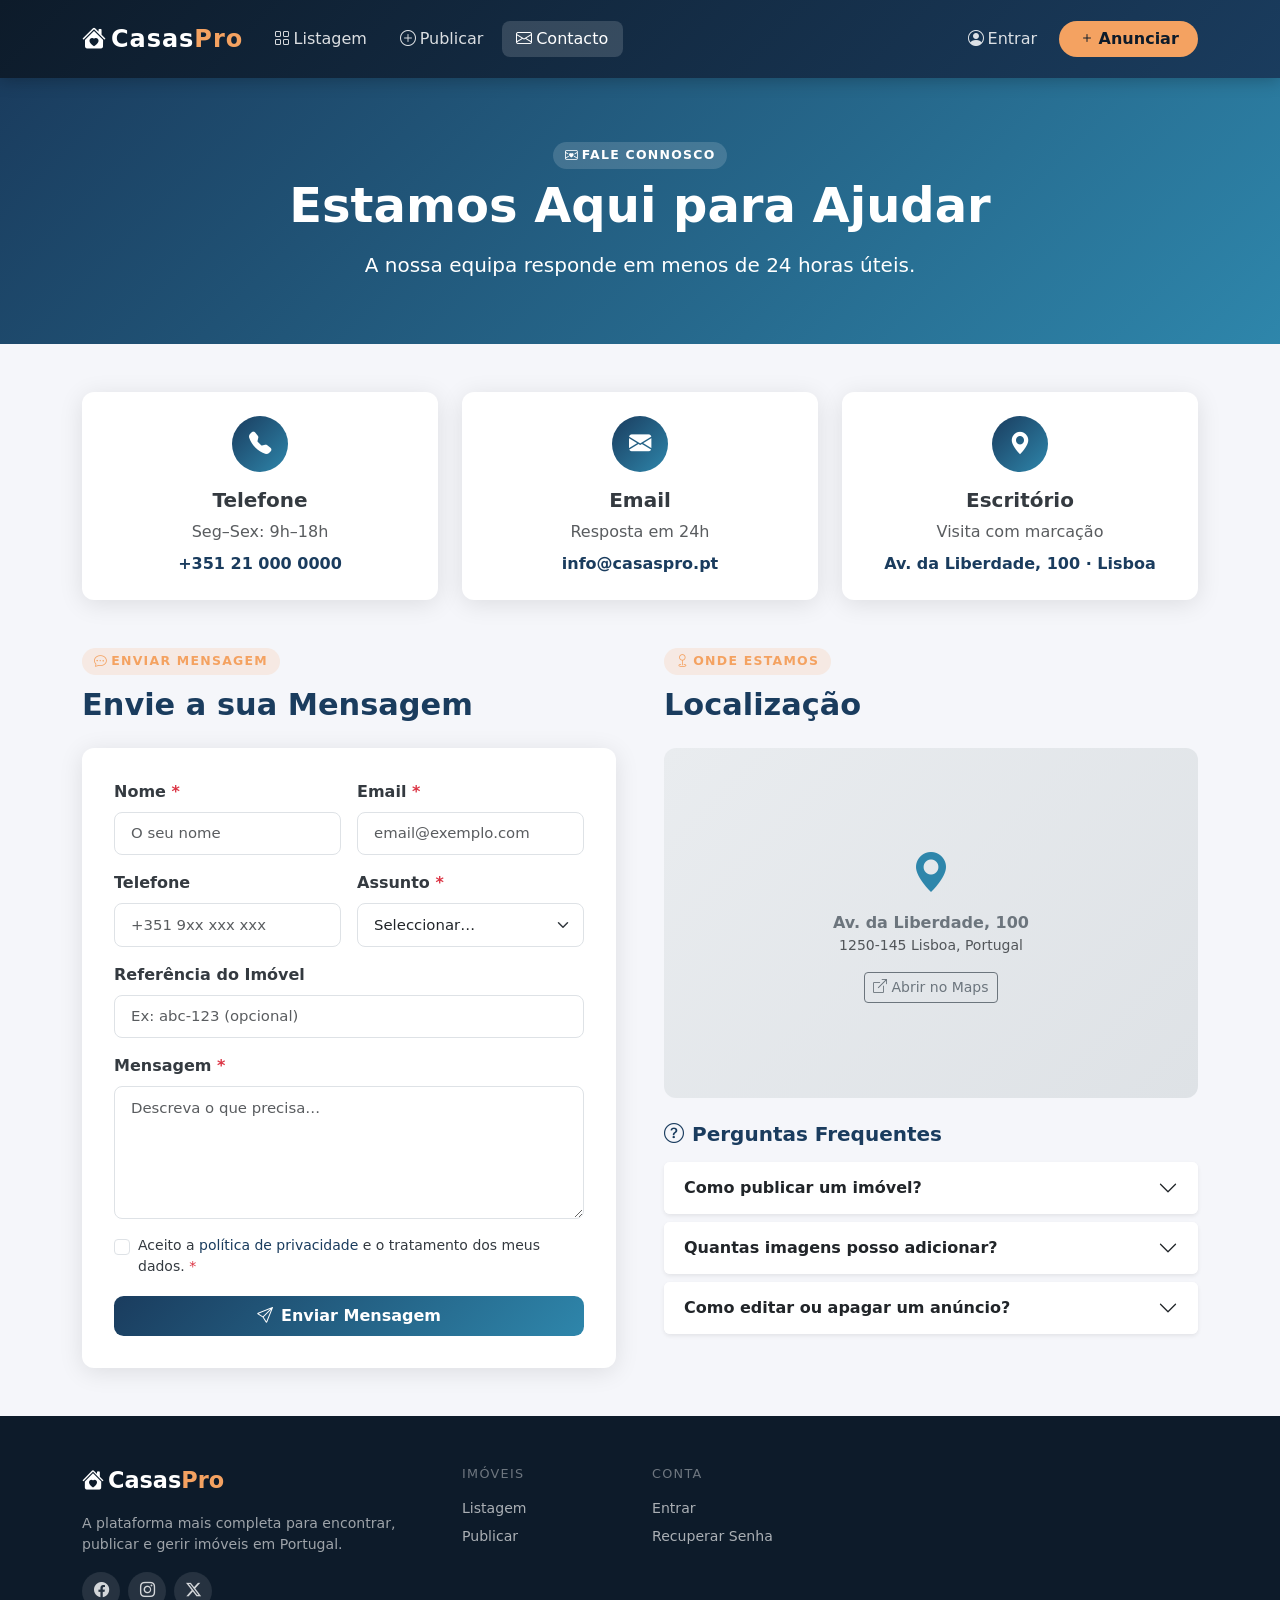
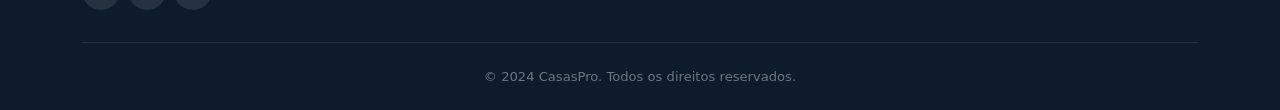
<file: pages/contact.html>
<!DOCTYPE html>
<html lang="pt" data-bs-theme="light">
<head>
  <meta charset="UTF-8">
  <meta name="viewport" content="width=device-width, initial-scale=1.0">
  <title>CasasPro – Contacto</title>
  <link href="https://cdn.jsdelivr.net/npm/bootstrap@5.3.3/dist/css/bootstrap.min.css" rel="stylesheet">
  <link href="https://cdn.jsdelivr.net/npm/bootstrap-icons@1.11.3/font/bootstrap-icons.min.css" rel="stylesheet">
  <link href="../css/custom.css" rel="stylesheet">
</head>
<body>

<!-- NAVBAR -->
<nav class="navbar navbar-expand-lg navbar-main sticky-top">
  <div class="container">
    <a class="navbar-brand navbar-brand-logo" href="../index.html">
      <i class="bi bi-house-heart-fill me-1"></i>Casas<span>Pro</span>
    </a>
    <button class="navbar-toggler border-0 text-white" type="button" data-bs-toggle="collapse" data-bs-target="#mainNav">
      <i class="bi bi-list fs-4"></i>
    </button>
    <div class="collapse navbar-collapse" id="mainNav">
      <ul class="navbar-nav me-auto mb-2 mb-lg-0 gap-1">
        <li class="nav-item"><a class="nav-link nav-link-custom" href="../index.html"><i class="bi bi-grid me-1"></i>Listagem</a></li>
        <li class="nav-item"><a class="nav-link nav-link-custom" href="house/create.html"><i class="bi bi-plus-circle me-1"></i>Publicar</a></li>
        <li class="nav-item"><a class="nav-link nav-link-custom active" href="contact.html"><i class="bi bi-envelope me-1"></i>Contacto</a></li>
      </ul>
      <div class="d-flex align-items-center gap-2">
        <a href="auth/login.html" class="nav-link nav-link-custom"><i class="bi bi-person-circle me-1"></i>Entrar</a>
        <a href="house/create.html" class="nav-link btn-nav-cta px-3"><i class="bi bi-plus me-1"></i>Anunciar</a>
      </div>
    </div>
  </div>
</nav>

<!-- HERO -->
<div class="contact-hero">
  <div class="container text-center">
    <p class="section-badge" style="background:rgba(255,255,255,.15);color:#fff">
      <i class="bi bi-envelope-heart me-1"></i>Fale Connosco
    </p>
    <h1 class="display-5 fw-bold mb-3">Estamos Aqui para Ajudar</h1>
    <p class="lead opacity-80 mb-0">A nossa equipa responde em menos de 24 horas úteis.</p>
  </div>
</div>

<!-- CONTACT INFO CARDS -->
<section class="py-5">
  <div class="container">
    <div class="row g-4 mb-5">
      <div class="col-md-4">
        <div class="contact-info-card text-center">
          <div class="contact-icon mx-auto"><i class="bi bi-telephone-fill"></i></div>
          <h5 class="fw-bold">Telefone</h5>
          <p class="text-muted mb-2">Seg–Sex: 9h–18h</p>
          <a href="tel:+351210000000" class="fw-semibold text-primary-cp">+351 21 000 0000</a>
        </div>
      </div>
      <div class="col-md-4">
        <div class="contact-info-card text-center">
          <div class="contact-icon mx-auto"><i class="bi bi-envelope-fill"></i></div>
          <h5 class="fw-bold">Email</h5>
          <p class="text-muted mb-2">Resposta em 24h</p>
          <a href="mailto:info@casaspro.pt" class="fw-semibold text-primary-cp">info@casaspro.pt</a>
        </div>
      </div>
      <div class="col-md-4">
        <div class="contact-info-card text-center">
          <div class="contact-icon mx-auto"><i class="bi bi-geo-alt-fill"></i></div>
          <h5 class="fw-bold">Escritório</h5>
          <p class="text-muted mb-2">Visita com marcação</p>
          <span class="fw-semibold text-primary-cp">Av. da Liberdade, 100 · Lisboa</span>
        </div>
      </div>
    </div>

    <!-- CONTACT FORM + MAP -->
    <div class="row g-5 align-items-start">

      <!-- Form -->
      <div class="col-lg-6">
        <span class="section-badge"><i class="bi bi-chat-dots me-1"></i>Enviar Mensagem</span>
        <h2 class="section-title mt-1 mb-4">Envie a sua Mensagem</h2>

        <div class="form-card">
          <form id="contactForm" novalidate>
            <div class="row g-3">
              <div class="col-md-6">
                <label class="form-label fw-semibold">Nome <span class="text-danger">*</span></label>
                <input type="text" class="form-control" name="name" placeholder="O seu nome" required>
                <div class="invalid-feedback">Campo Nome é obrigatório.</div>
              </div>
              <div class="col-md-6">
                <label class="form-label fw-semibold">Email <span class="text-danger">*</span></label>
                <input type="email" class="form-control" name="email" placeholder="email@exemplo.com" required>
                <div class="invalid-feedback">Email inválido.</div>
              </div>
              <div class="col-md-6">
                <label class="form-label fw-semibold">Telefone</label>
                <input type="tel" class="form-control" name="phone" placeholder="+351 9xx xxx xxx">
              </div>
              <div class="col-md-6">
                <label class="form-label fw-semibold">Assunto <span class="text-danger">*</span></label>
                <select class="form-select" name="subject" required>
                  <option value="">Seleccionar…</option>
                  <option>Informação sobre imóvel</option>
                  <option>Agendar visita</option>
                  <option>Publicar anúncio</option>
                  <option>Suporte técnico</option>
                  <option>Outro</option>
                </select>
                <div class="invalid-feedback">Seleccione um assunto.</div>
              </div>
              <div class="col-12">
                <label class="form-label fw-semibold">Referência do Imóvel</label>
                <input type="text" class="form-control" name="property_ref" placeholder="Ex: abc-123 (opcional)">
              </div>
              <div class="col-12">
                <label class="form-label fw-semibold">Mensagem <span class="text-danger">*</span></label>
                <textarea class="form-control" name="message" rows="5" placeholder="Descreva o que precisa…" required minlength="20"></textarea>
                <div class="invalid-feedback">A mensagem precisa de ter pelo menos 20 caracteres.</div>
              </div>
              <div class="col-12">
                <div class="form-check">
                  <input class="form-check-input" type="checkbox" id="privacyCheck" required>
                  <label class="form-check-label small" for="privacyCheck">
                    Aceito a <a href="#" class="text-primary-cp">política de privacidade</a> e o tratamento dos meus dados. <span class="text-danger">*</span>
                  </label>
                  <div class="invalid-feedback">Deve aceitar a política de privacidade.</div>
                </div>
              </div>
              <div class="col-12">
                <button type="submit" class="btn btn-primary-cp px-5 py-2 fw-bold w-100">
                  <i class="bi bi-send me-2"></i>Enviar Mensagem
                </button>
              </div>
            </div>
          </form>
        </div>
      </div>

      <!-- Map + FAQ -->
      <div class="col-lg-6">
        <span class="section-badge"><i class="bi bi-geo me-1"></i>Onde Estamos</span>
        <h2 class="section-title mt-1 mb-4">Localização</h2>
        <div class="map-placeholder mb-4">
          <div class="text-center">
            <i class="bi bi-geo-alt-fill text-secondary-cp fs-1 d-block mb-2"></i>
            <div class="fw-semibold">Av. da Liberdade, 100</div>
            <div class="text-muted small">1250-145 Lisboa, Portugal</div>
            <a href="https://maps.google.com" target="_blank" rel="noopener" class="btn btn-sm btn-outline-secondary mt-3">
              <i class="bi bi-box-arrow-up-right me-1"></i>Abrir no Maps
            </a>
          </div>
        </div>

        <!-- FAQ accordion -->
        <h5 class="fw-bold text-primary-cp mb-3"><i class="bi bi-question-circle me-2"></i>Perguntas Frequentes</h5>
        <div class="accordion" id="faqAccordion">
          <div class="accordion-item border-0 mb-2 rounded shadow-sm">
            <h2 class="accordion-header">
              <button class="accordion-button collapsed rounded fw-semibold" type="button" data-bs-toggle="collapse" data-bs-target="#faq1">
                Como publicar um imóvel?
              </button>
            </h2>
            <div id="faq1" class="accordion-collapse collapse" data-bs-parent="#faqAccordion">
              <div class="accordion-body text-muted">
                Aceda a <a href="house/create.html" class="text-primary-cp">Publicar Imóvel</a>, preencha o formulário e carregue as fotos. O seu anúncio ficará activo imediatamente.
              </div>
            </div>
          </div>
          <div class="accordion-item border-0 mb-2 rounded shadow-sm">
            <h2 class="accordion-header">
              <button class="accordion-button collapsed rounded fw-semibold" type="button" data-bs-toggle="collapse" data-bs-target="#faq2">
                Quantas imagens posso adicionar?
              </button>
            </h2>
            <div id="faq2" class="accordion-collapse collapse" data-bs-parent="#faqAccordion">
              <div class="accordion-body text-muted">
                Pode adicionar até <strong>10 imagens</strong> por imóvel, nos formatos PNG, JPG e WEBP.
              </div>
            </div>
          </div>
          <div class="accordion-item border-0 rounded shadow-sm">
            <h2 class="accordion-header">
              <button class="accordion-button collapsed rounded fw-semibold" type="button" data-bs-toggle="collapse" data-bs-target="#faq3">
                Como editar ou apagar um anúncio?
              </button>
            </h2>
            <div id="faq3" class="accordion-collapse collapse" data-bs-parent="#faqAccordion">
              <div class="accordion-body text-muted">
                Aceda ao detalhe do imóvel e clique em <strong>Editar</strong>. Para apagar, utilize o botão <strong>Eliminar</strong> na página de edição.
              </div>
            </div>
          </div>
        </div>
      </div>

    </div>
  </div>
</section>

<!-- FOOTER -->
<footer class="footer-main">
  <div class="container">
    <div class="row g-4">
      <div class="col-lg-4">
        <div class="footer-brand mb-3"><i class="bi bi-house-heart-fill me-1"></i>Casas<span>Pro</span></div>
        <p style="font-size:.88rem; color:rgba(255,255,255,.6)">A plataforma mais completa para encontrar, publicar e gerir imóveis em Portugal.</p>
        <div class="d-flex gap-2 mt-3">
          <a href="#" class="social-btn"><i class="bi bi-facebook"></i></a>
          <a href="#" class="social-btn"><i class="bi bi-instagram"></i></a>
          <a href="#" class="social-btn"><i class="bi bi-twitter-x"></i></a>
        </div>
      </div>
      <div class="col-6 col-lg-2">
        <div class="footer-title">Imóveis</div>
        <a href="../index.html" class="footer-link">Listagem</a>
        <a href="house/create.html" class="footer-link">Publicar</a>
      </div>
      <div class="col-6 col-lg-2">
        <div class="footer-title">Conta</div>
        <a href="auth/login.html" class="footer-link">Entrar</a>
        <a href="auth/reset-password.html" class="footer-link">Recuperar Senha</a>
      </div>
    </div>
    <div class="footer-bottom text-center">&copy; 2024 CasasPro. Todos os direitos reservados.</div>
  </div>
</footer>

<button id="backToTop" class="btn btn-primary-cp btn-sm position-fixed" style="bottom:1.5rem;right:1.5rem;opacity:0;z-index:999;border-radius:50%;width:42px;height:42px;transition:opacity .3s">
  <i class="bi bi-chevron-up"></i>
</button>
<div id="toastContainer" class="toast-container-cp"></div>

<script src="https://cdn.jsdelivr.net/npm/bootstrap@5.3.3/dist/js/bootstrap.bundle.min.js"></script>
<script src="../js/app.js"></script>
</body>
</html>
</file>
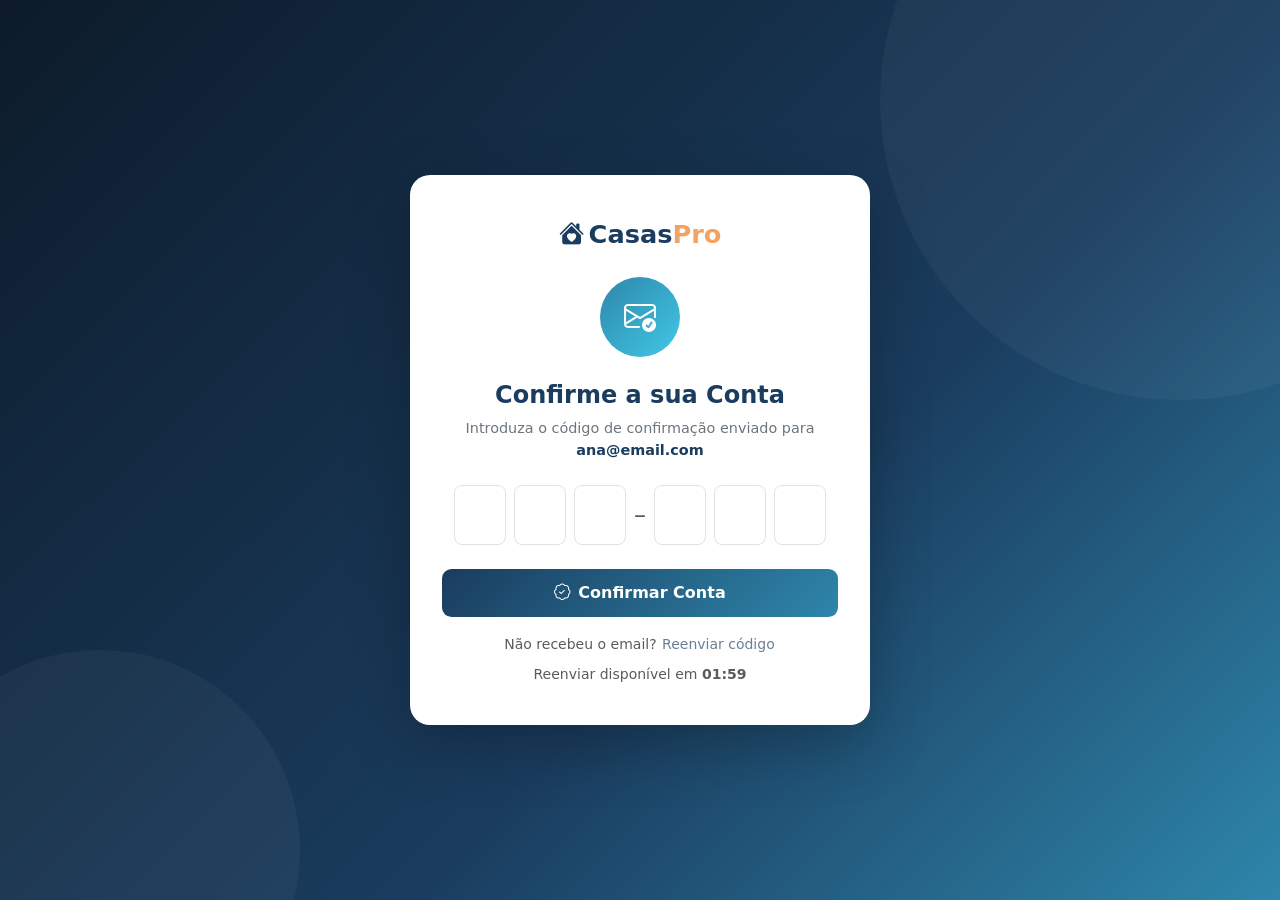
<file: pages/auth/confirm.html>
<!DOCTYPE html>
<html lang="pt" data-bs-theme="light">
<head>
  <meta charset="UTF-8">
  <meta name="viewport" content="width=device-width, initial-scale=1.0">
  <title>CasasPro – Confirmar Conta</title>
  <link href="https://cdn.jsdelivr.net/npm/bootstrap@5.3.3/dist/css/bootstrap.min.css" rel="stylesheet">
  <link href="https://cdn.jsdelivr.net/npm/bootstrap-icons@1.11.3/font/bootstrap-icons.min.css" rel="stylesheet">
  <link href="../../css/custom.css" rel="stylesheet">
</head>
<body>

<div class="auth-wrapper">
  <div class="auth-card text-center animate-fade-up" style="max-width:460px">

    <!-- Logo -->
    <div class="auth-logo mb-4">
      <a href="../../index.html" class="text-decoration-none">
        <i class="bi bi-house-heart-fill me-1"></i>Casas<span>Pro</span>
      </a>
    </div>

    <!-- Icon + states (pending / success) -->
    <div id="pendingState">
      <div class="mb-4">
        <div class="mx-auto rounded-circle d-flex align-items-center justify-content-center"
             style="width:80px;height:80px;background:linear-gradient(135deg,var(--cp-secondary),#40c9e6)">
          <i class="bi bi-envelope-check text-white fs-2"></i>
        </div>
      </div>

      <h2 class="auth-title mb-2">Confirme a sua Conta</h2>
      <p class="auth-subtitle mb-4">
        Introduza o código de confirmação enviado para<br>
        <strong class="text-primary-cp">ana@email.com</strong>
      </p>

      <form id="confirmForm" novalidate>
        <!-- OTP inputs -->
        <div class="d-flex justify-content-center gap-2 mb-4">
          <input type="text" class="form-control text-center fw-bold fs-4 otp-input" maxlength="1" style="width:52px;height:60px" required>
          <input type="text" class="form-control text-center fw-bold fs-4 otp-input" maxlength="1" style="width:52px;height:60px" required>
          <input type="text" class="form-control text-center fw-bold fs-4 otp-input" maxlength="1" style="width:52px;height:60px" required>
          <span class="d-flex align-items-center text-muted fs-4">–</span>
          <input type="text" class="form-control text-center fw-bold fs-4 otp-input" maxlength="1" style="width:52px;height:60px" required>
          <input type="text" class="form-control text-center fw-bold fs-4 otp-input" maxlength="1" style="width:52px;height:60px" required>
          <input type="text" class="form-control text-center fw-bold fs-4 otp-input" maxlength="1" style="width:52px;height:60px" required>
        </div>

        <!-- Hidden token field (for server submission) -->
        <input type="hidden" id="otpToken" name="token">

        <button type="submit" class="btn-auth mb-3">
          <i class="bi bi-patch-check me-2"></i>Confirmar Conta
        </button>
      </form>

      <p class="text-muted small mb-0">
        Não recebeu o email?
        <button id="resendBtn" class="btn btn-link btn-sm text-primary-cp text-decoration-none p-0">Reenviar código</button>
      </p>

      <!-- Countdown timer -->
      <div class="mt-2 text-muted small">
        Reenviar disponível em <span id="countdown" class="fw-semibold">02:00</span>
      </div>
    </div>

    <!-- SUCCESS STATE (hidden initially) -->
    <div id="successState" class="d-none">
      <div class="mb-4">
        <div class="mx-auto rounded-circle d-flex align-items-center justify-content-center"
             style="width:80px;height:80px;background:linear-gradient(135deg,#28a745,#20c997)">
          <i class="bi bi-check-circle text-white fs-2"></i>
        </div>
      </div>
      <h2 class="auth-title mb-2 text-success">Conta Confirmada!</h2>
      <p class="auth-subtitle mb-4">
        A sua conta foi verificada com sucesso.<br>
        Será redirecionado em breve…
      </p>
      <div class="progress mb-3" style="height:6px">
        <div class="progress-bar bg-success" id="redirectProgress" style="width:0%;transition:width 3s linear"></div>
      </div>
      <a href="../../index.html" class="btn btn-primary-cp px-4">
        <i class="bi bi-house me-1"></i>Ir para o Início
      </a>
    </div>

  </div>
</div>

<div id="toastContainer" class="toast-container-cp"></div>
<script src="https://cdn.jsdelivr.net/npm/bootstrap@5.3.3/dist/js/bootstrap.bundle.min.js"></script>
<script src="../../js/app.js"></script>
<script>
/* OTP auto-advance */
const inputs = document.querySelectorAll('.otp-input');
inputs.forEach((inp, i) => {
  inp.addEventListener('input', () => {
    inp.value = inp.value.replace(/\D/, '');
    if (inp.value && i < inputs.length - 1) inputs[i + 1].focus();
    document.getElementById('otpToken').value = [...inputs].map(x => x.value).join('');
  });
  inp.addEventListener('keydown', e => {
    if (e.key === 'Backspace' && !inp.value && i > 0) inputs[i - 1].focus();
  });
});

/* Countdown timer (2 min) */
let seconds = 120;
const countdownEl = document.getElementById('countdown');
const resendBtn   = document.getElementById('resendBtn');
resendBtn.disabled = true;

const timer = setInterval(() => {
  seconds--;
  const m = String(Math.floor(seconds / 60)).padStart(2, '0');
  const s = String(seconds % 60).padStart(2, '0');
  countdownEl.textContent = `${m}:${s}`;
  if (seconds <= 0) {
    clearInterval(timer);
    resendBtn.disabled = false;
    countdownEl.textContent = '';
  }
}, 1000);

resendBtn.addEventListener('click', () => {
  showToast('Código reenviado para o seu email!', 'info');
  resendBtn.disabled = true;
  seconds = 120;
});

/* Form confirm */
document.getElementById('confirmForm').addEventListener('submit', e => {
  e.preventDefault();
  const token = [...inputs].map(x => x.value).join('');
  if (token.length < 6) {
    showToast('Introduza o código completo (6 dígitos).', 'warning');
    return;
  }
  document.getElementById('pendingState').classList.add('d-none');
  document.getElementById('successState').classList.remove('d-none');
  setTimeout(() => {
    document.getElementById('redirectProgress').style.width = '100%';
  }, 50);
  setTimeout(() => { window.location.href = '../../index.html'; }, 3500);
});
</script>
</body>
</html>
</file>
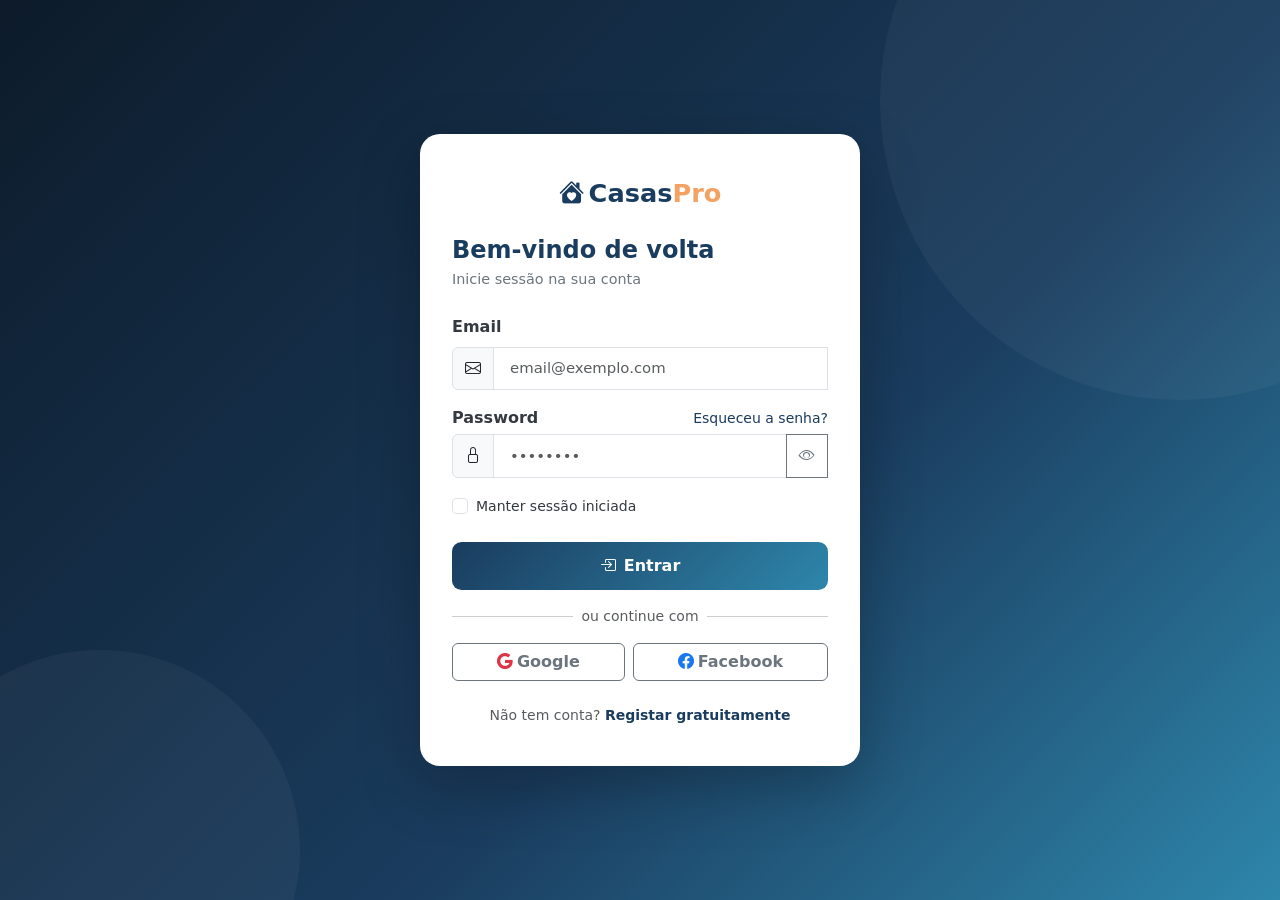
<file: pages/auth/login.html>
<!DOCTYPE html>
<html lang="pt" data-bs-theme="light">
<head>
  <meta charset="UTF-8">
  <meta name="viewport" content="width=device-width, initial-scale=1.0">
  <title>CasasPro – Entrar</title>
  <link href="https://cdn.jsdelivr.net/npm/bootstrap@5.3.3/dist/css/bootstrap.min.css" rel="stylesheet">
  <link href="https://cdn.jsdelivr.net/npm/bootstrap-icons@1.11.3/font/bootstrap-icons.min.css" rel="stylesheet">
  <link href="../../css/custom.css" rel="stylesheet">
</head>
<body>

<div class="auth-wrapper">
  <div class="auth-card animate-fade-up">

    <!-- Logo -->
    <div class="auth-logo mb-4">
      <a href="../../index.html" class="text-decoration-none">
        <i class="bi bi-house-heart-fill me-1"></i>Casas<span>Pro</span>
      </a>
    </div>

    <h2 class="auth-title mb-1">Bem-vindo de volta</h2>
    <p class="auth-subtitle mb-4">Inicie sessão na sua conta</p>

    <form id="loginForm" novalidate>
      <!-- Email -->
      <div class="mb-3">
        <label class="form-label fw-semibold" for="loginEmail">Email</label>
        <div class="input-group">
          <span class="input-group-text"><i class="bi bi-envelope"></i></span>
          <input
            type="email"
            class="form-control"
            id="loginEmail"
            name="email"
            placeholder="email@exemplo.com"
            required
            autocomplete="email">
          <div class="invalid-feedback">Introduza um email válido.</div>
        </div>
      </div>

      <!-- Password -->
      <div class="mb-3">
        <div class="d-flex justify-content-between align-items-center mb-1">
          <label class="form-label fw-semibold mb-0" for="loginPassword">Password</label>
          <a href="reset-password.html" class="text-primary-cp small text-decoration-none">Esqueceu a senha?</a>
        </div>
        <div class="input-group">
          <span class="input-group-text"><i class="bi bi-lock"></i></span>
          <input
            type="password"
            class="form-control"
            id="loginPassword"
            name="password"
            placeholder="••••••••"
            required
            minlength="6"
            autocomplete="current-password">
          <button class="btn btn-outline-secondary password-toggle" type="button" data-target="loginPassword">
            <i class="bi bi-eye"></i>
          </button>
          <div class="invalid-feedback">A password é obrigatória (mín. 6 caracteres).</div>
        </div>
      </div>

      <!-- Remember me -->
      <div class="form-check mb-4">
        <input class="form-check-input" type="checkbox" id="rememberMe" name="remember_me">
        <label class="form-check-label small" for="rememberMe">Manter sessão iniciada</label>
      </div>

      <!-- Submit -->
      <button type="submit" class="btn-auth mb-3">
        <i class="bi bi-box-arrow-in-right me-2"></i>Entrar
      </button>
    </form>

    <!-- Divider -->
    <div class="d-flex align-items-center gap-2 mb-3">
      <hr class="flex-fill m-0">
      <span class="text-muted small">ou continue com</span>
      <hr class="flex-fill m-0">
    </div>

    <!-- Social login -->
    <div class="d-flex gap-2 mb-4">
      <button class="btn btn-outline-secondary flex-fill fw-semibold" type="button">
        <i class="bi bi-google me-1 text-danger"></i>Google
      </button>
      <button class="btn btn-outline-secondary flex-fill fw-semibold" type="button">
        <i class="bi bi-facebook me-1" style="color:#1877f2"></i>Facebook
      </button>
    </div>

    <p class="text-center text-muted small mb-0">
      Não tem conta?
      <a href="#" class="text-primary-cp fw-semibold text-decoration-none">Registar gratuitamente</a>
    </p>
  </div>
</div>

<div id="toastContainer" class="toast-container-cp"></div>
<script src="https://cdn.jsdelivr.net/npm/bootstrap@5.3.3/dist/js/bootstrap.bundle.min.js"></script>
<script src="../../js/app.js"></script>
</body>
</html>
</file>
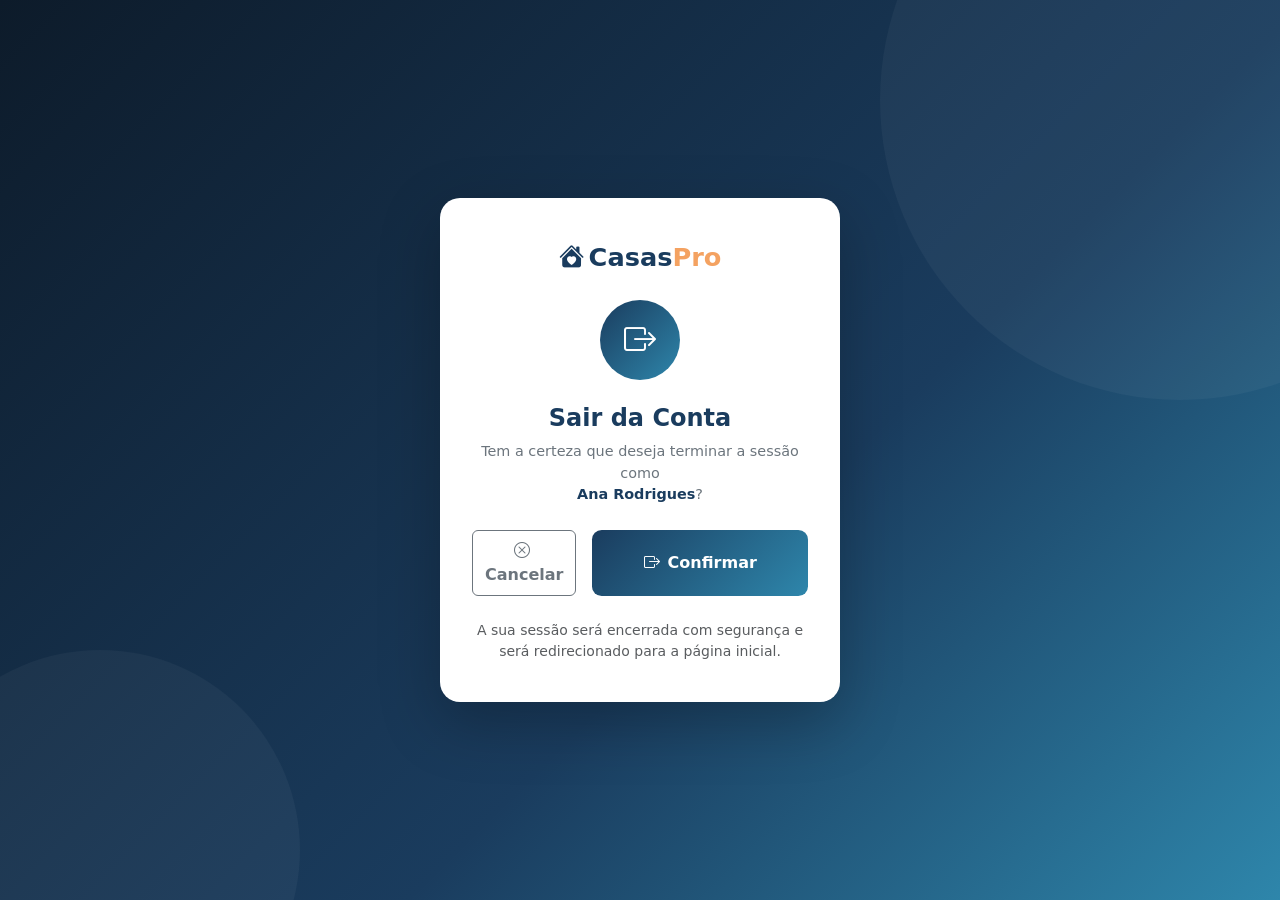
<file: pages/auth/logout.html>
<!DOCTYPE html>
<html lang="pt" data-bs-theme="light">
<head>
  <meta charset="UTF-8">
  <meta name="viewport" content="width=device-width, initial-scale=1.0">
  <title>CasasPro – Sair da Conta</title>
  <link href="https://cdn.jsdelivr.net/npm/bootstrap@5.3.3/dist/css/bootstrap.min.css" rel="stylesheet">
  <link href="https://cdn.jsdelivr.net/npm/bootstrap-icons@1.11.3/font/bootstrap-icons.min.css" rel="stylesheet">
  <link href="../../css/custom.css" rel="stylesheet">
</head>
<body>

<div class="auth-wrapper">
  <div class="auth-card text-center animate-fade-up" style="max-width:400px">

    <!-- Logo -->
    <div class="auth-logo mb-4">
      <a href="../../index.html" class="text-decoration-none">
        <i class="bi bi-house-heart-fill me-1"></i>Casas<span>Pro</span>
      </a>
    </div>

    <!-- Goodbye icon -->
    <div class="mb-4">
      <div class="mx-auto rounded-circle d-flex align-items-center justify-content-center"
           style="width:80px;height:80px;background:linear-gradient(135deg,var(--cp-primary),var(--cp-secondary))">
        <i class="bi bi-box-arrow-right text-white fs-2"></i>
      </div>
    </div>

    <h2 class="auth-title mb-2">Sair da Conta</h2>
    <p class="auth-subtitle mb-4">
      Tem a certeza que deseja terminar a sessão como<br>
      <strong class="text-primary-cp">Ana Rodrigues</strong>?
    </p>

    <!-- Actions -->
    <div class="d-flex gap-3">
      <a href="../../index.html" class="btn btn-outline-secondary flex-fill fw-semibold py-2">
        <i class="bi bi-x-circle me-1"></i>Cancelar
      </a>
      <button id="logoutBtn" class="btn-auth flex-fill py-2 d-flex align-items-center justify-content-center gap-2" style="border-radius:.6rem">
        <i class="bi bi-box-arrow-right"></i>Confirmar
      </button>
    </div>

    <p class="text-muted small mt-4 mb-0">
      A sua sessão será encerrada com segurança e será redirecionado para a página inicial.
    </p>
  </div>
</div>

<div id="toastContainer" class="toast-container-cp"></div>
<script src="https://cdn.jsdelivr.net/npm/bootstrap@5.3.3/dist/js/bootstrap.bundle.min.js"></script>
<script src="../../js/app.js"></script>
<script>
document.getElementById('logoutBtn').addEventListener('click', function () {
  this.disabled = true;
  this.innerHTML = '<span class="spinner-border spinner-border-sm me-2"></span>A sair…';
  showToast('Sessão terminada com sucesso!', 'success');
  setTimeout(() => { window.location.href = '../../index.html'; }, 1500);
});
</script>
</body>
</html>
</file>
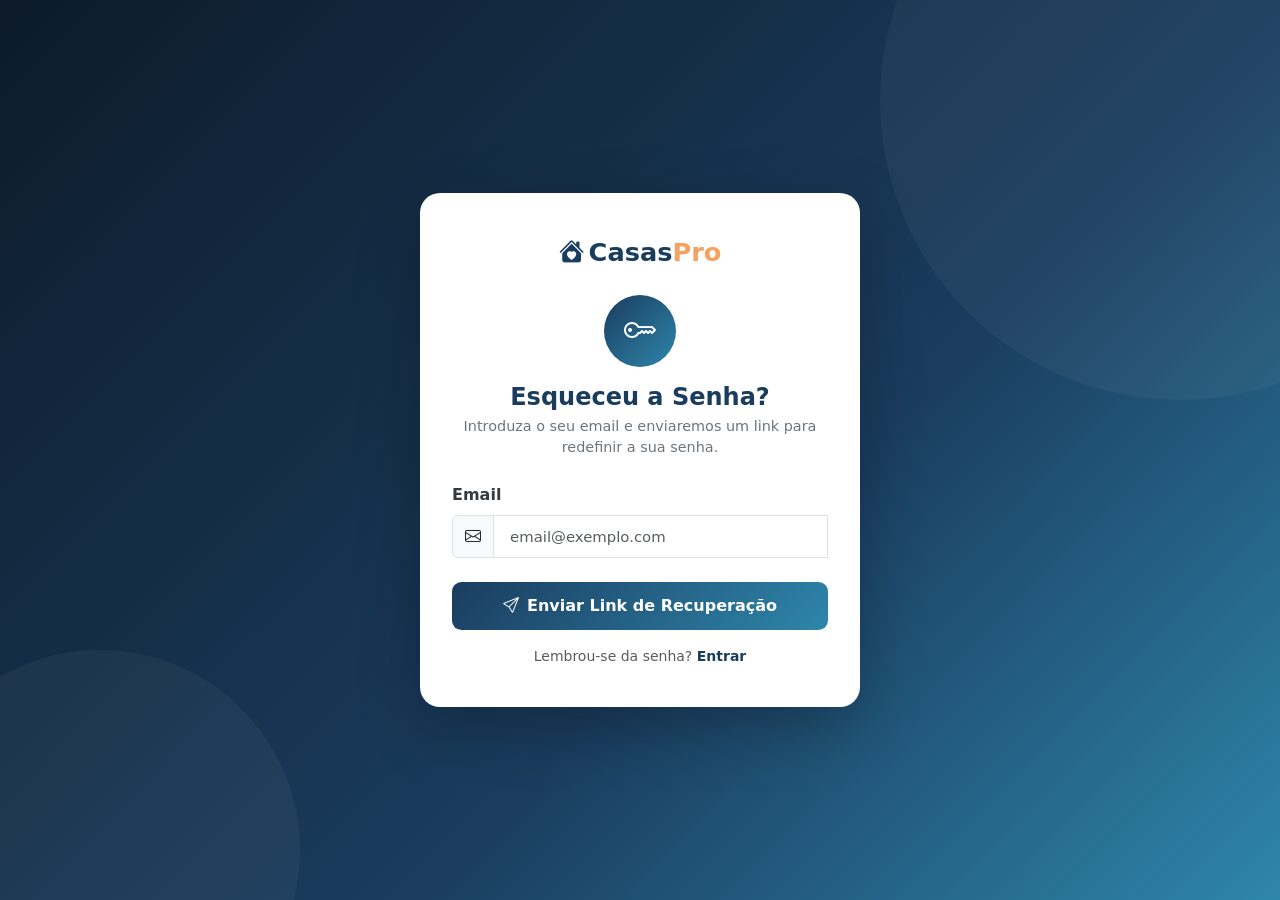
<file: pages/auth/reset-password.html>
<!DOCTYPE html>
<html lang="pt" data-bs-theme="light">
<head>
  <meta charset="UTF-8">
  <meta name="viewport" content="width=device-width, initial-scale=1.0">
  <title>CasasPro – Recuperar Senha</title>
  <link href="https://cdn.jsdelivr.net/npm/bootstrap@5.3.3/dist/css/bootstrap.min.css" rel="stylesheet">
  <link href="https://cdn.jsdelivr.net/npm/bootstrap-icons@1.11.3/font/bootstrap-icons.min.css" rel="stylesheet">
  <link href="../../css/custom.css" rel="stylesheet">
</head>
<body>

<div class="auth-wrapper">
  <div class="auth-card animate-fade-up" style="max-width:440px">

    <!-- Logo -->
    <div class="auth-logo mb-4 text-center">
      <a href="../../index.html" class="text-decoration-none">
        <i class="bi bi-house-heart-fill me-1"></i>Casas<span>Pro</span>
      </a>
    </div>

    <!-- ========== STEP 1: Request reset email ========== -->
    <div id="step1">
      <div class="text-center mb-4">
        <div class="mx-auto rounded-circle d-flex align-items-center justify-content-center mb-3"
             style="width:72px;height:72px;background:linear-gradient(135deg,var(--cp-primary),var(--cp-secondary))">
          <i class="bi bi-key text-white fs-2"></i>
        </div>
        <h2 class="auth-title mb-1">Esqueceu a Senha?</h2>
        <p class="auth-subtitle">Introduza o seu email e enviaremos um link para redefinir a sua senha.</p>
      </div>

      <form id="resetForm" novalidate>
        <div class="mb-4">
          <label class="form-label fw-semibold" for="resetEmail">Email</label>
          <div class="input-group">
            <span class="input-group-text"><i class="bi bi-envelope"></i></span>
            <input
              type="email"
              class="form-control"
              id="resetEmail"
              name="email"
              placeholder="email@exemplo.com"
              required
              autocomplete="email">
            <div class="invalid-feedback">Introduza um email válido.</div>
          </div>
        </div>
        <button type="submit" class="btn-auth mb-3">
          <i class="bi bi-send me-2"></i>Enviar Link de Recuperação
        </button>
      </form>

      <p class="text-center text-muted small mb-0">
        Lembrou-se da senha?
        <a href="login.html" class="text-primary-cp fw-semibold text-decoration-none">Entrar</a>
      </p>
    </div>

    <!-- ========== STEP 2: Email sent confirmation ========== -->
    <div id="step2" class="d-none text-center">
      <div class="mb-4">
        <div class="mx-auto rounded-circle d-flex align-items-center justify-content-center mb-3"
             style="width:72px;height:72px;background:linear-gradient(135deg,#28a745,#20c997)">
          <i class="bi bi-envelope-check text-white fs-2"></i>
        </div>
        <h2 class="auth-title mb-2">Email Enviado!</h2>
        <p class="auth-subtitle mb-4">
          Enviámos um link de recuperação para<br>
          <strong id="sentToEmail" class="text-primary-cp"></strong>.<br>
          Verifique a sua caixa de entrada.
        </p>
        <div class="alert alert-info small text-start">
          <i class="bi bi-info-circle me-2"></i>
          Se não receber o email em alguns minutos, verifique a pasta de spam ou tente novamente.
        </div>
      </div>
      <a href="login.html" class="btn btn-primary-cp px-4 mb-3">
        <i class="bi bi-arrow-left me-1"></i>Voltar ao Login
      </a>
      <br>
      <button id="resendResetBtn" class="btn btn-link text-muted text-decoration-none small">
        <i class="bi bi-arrow-repeat me-1"></i>Reenviar email
      </button>
    </div>

    <!-- ========== STEP 3: New password form ========== -->
    <div id="step3" class="d-none">
      <div class="text-center mb-4">
        <div class="mx-auto rounded-circle d-flex align-items-center justify-content-center mb-3"
             style="width:72px;height:72px;background:linear-gradient(135deg,var(--cp-accent),#e76f51)">
          <i class="bi bi-shield-lock text-white fs-2"></i>
        </div>
        <h2 class="auth-title mb-1">Nova Senha</h2>
        <p class="auth-subtitle">Crie uma senha forte e segura.</p>
      </div>

      <form id="newPasswordForm" novalidate>
        <input type="hidden" name="token" value="">

        <div class="mb-3">
          <label class="form-label fw-semibold" for="newPassword">Nova Senha</label>
          <div class="input-group">
            <span class="input-group-text"><i class="bi bi-lock"></i></span>
            <input type="password" class="form-control" id="newPassword" name="password"
                   placeholder="Mínimo 8 caracteres" required minlength="8"
                   autocomplete="new-password">
            <button class="btn btn-outline-secondary password-toggle" type="button" data-target="newPassword">
              <i class="bi bi-eye"></i>
            </button>
            <div class="invalid-feedback">Mínimo 8 caracteres.</div>
          </div>
          <!-- Password strength indicator -->
          <div class="mt-2">
            <div class="d-flex gap-1">
              <div class="flex-fill rounded" id="ps1" style="height:4px;background:#dee2e6;transition:background .3s"></div>
              <div class="flex-fill rounded" id="ps2" style="height:4px;background:#dee2e6;transition:background .3s"></div>
              <div class="flex-fill rounded" id="ps3" style="height:4px;background:#dee2e6;transition:background .3s"></div>
              <div class="flex-fill rounded" id="ps4" style="height:4px;background:#dee2e6;transition:background .3s"></div>
            </div>
            <div class="text-muted small mt-1" id="strengthLabel">Introduza a senha</div>
          </div>
        </div>

        <div class="mb-4">
          <label class="form-label fw-semibold" for="confirmPassword">Confirmar Senha</label>
          <div class="input-group">
            <span class="input-group-text"><i class="bi bi-lock-fill"></i></span>
            <input type="password" class="form-control" id="confirmPassword" name="password_confirm"
                   placeholder="Repita a senha" required minlength="8"
                   autocomplete="new-password">
            <button class="btn btn-outline-secondary password-toggle" type="button" data-target="confirmPassword">
              <i class="bi bi-eye"></i>
            </button>
            <div class="invalid-feedback">As senhas não coincidem.</div>
          </div>
        </div>

        <button type="submit" class="btn-auth">
          <i class="bi bi-check-circle me-2"></i>Redefinir Senha
        </button>
      </form>
    </div>

  </div>
</div>

<div id="toastContainer" class="toast-container-cp"></div>
<script src="https://cdn.jsdelivr.net/npm/bootstrap@5.3.3/dist/js/bootstrap.bundle.min.js"></script>
<script src="../../js/app.js"></script>
<script>
/* Step navigation */
function showStep(n) {
  ['step1','step2','step3'].forEach((id, i) => {
    document.getElementById(id).classList.toggle('d-none', i !== n - 1);
  });
}

/* Reset request form */
document.getElementById('resetForm').addEventListener('submit', e => {
  e.preventDefault();
  const form = e.target;
  if (!form.checkValidity()) { form.classList.add('was-validated'); return; }
  const email = document.getElementById('resetEmail').value;
  document.getElementById('sentToEmail').textContent = email;
  showStep(2);
  showToast('Email de recuperação enviado!', 'success');
});

/* Resend */
document.getElementById('resendResetBtn').addEventListener('click', () => {
  showToast('Email reenviado!', 'info');
});

/* Password strength */
const newPwdInput = document.getElementById('newPassword');
if (newPwdInput) {
  newPwdInput.addEventListener('input', () => {
    const val = newPwdInput.value;
    let score = 0;
    if (val.length >= 8)             score++;
    if (/[A-Z]/.test(val))           score++;
    if (/[0-9]/.test(val))           score++;
    if (/[^A-Za-z0-9]/.test(val))   score++;
    const colors  = ['#dc3545','#fd7e14','#ffc107','#28a745'];
    const labels  = ['Muito fraca','Fraca','Razoável','Forte'];
    for (let i = 1; i <= 4; i++) {
      document.getElementById(`ps${i}`).style.background = i <= score ? colors[score - 1] : '#dee2e6';
    }
    document.getElementById('strengthLabel').textContent = val.length ? labels[score - 1] || 'Muito fraca' : 'Introduza a senha';
  });
}

/* New password form */
document.getElementById('newPasswordForm').addEventListener('submit', e => {
  e.preventDefault();
  const pwd  = document.getElementById('newPassword').value;
  const cpwd = document.getElementById('confirmPassword').value;
  if (pwd !== cpwd) {
    document.getElementById('confirmPassword').setCustomValidity('mismatch');
    e.target.classList.add('was-validated');
    return;
  }
  document.getElementById('confirmPassword').setCustomValidity('');
  showToast('Senha redefinida com sucesso!', 'success');
  setTimeout(() => { window.location.href = 'login.html'; }, 1500);
});

/* Demo: expose step3 via URL hash */
if (window.location.hash === '#new-password') showStep(3);
</script>
</body>
</html>
</file>
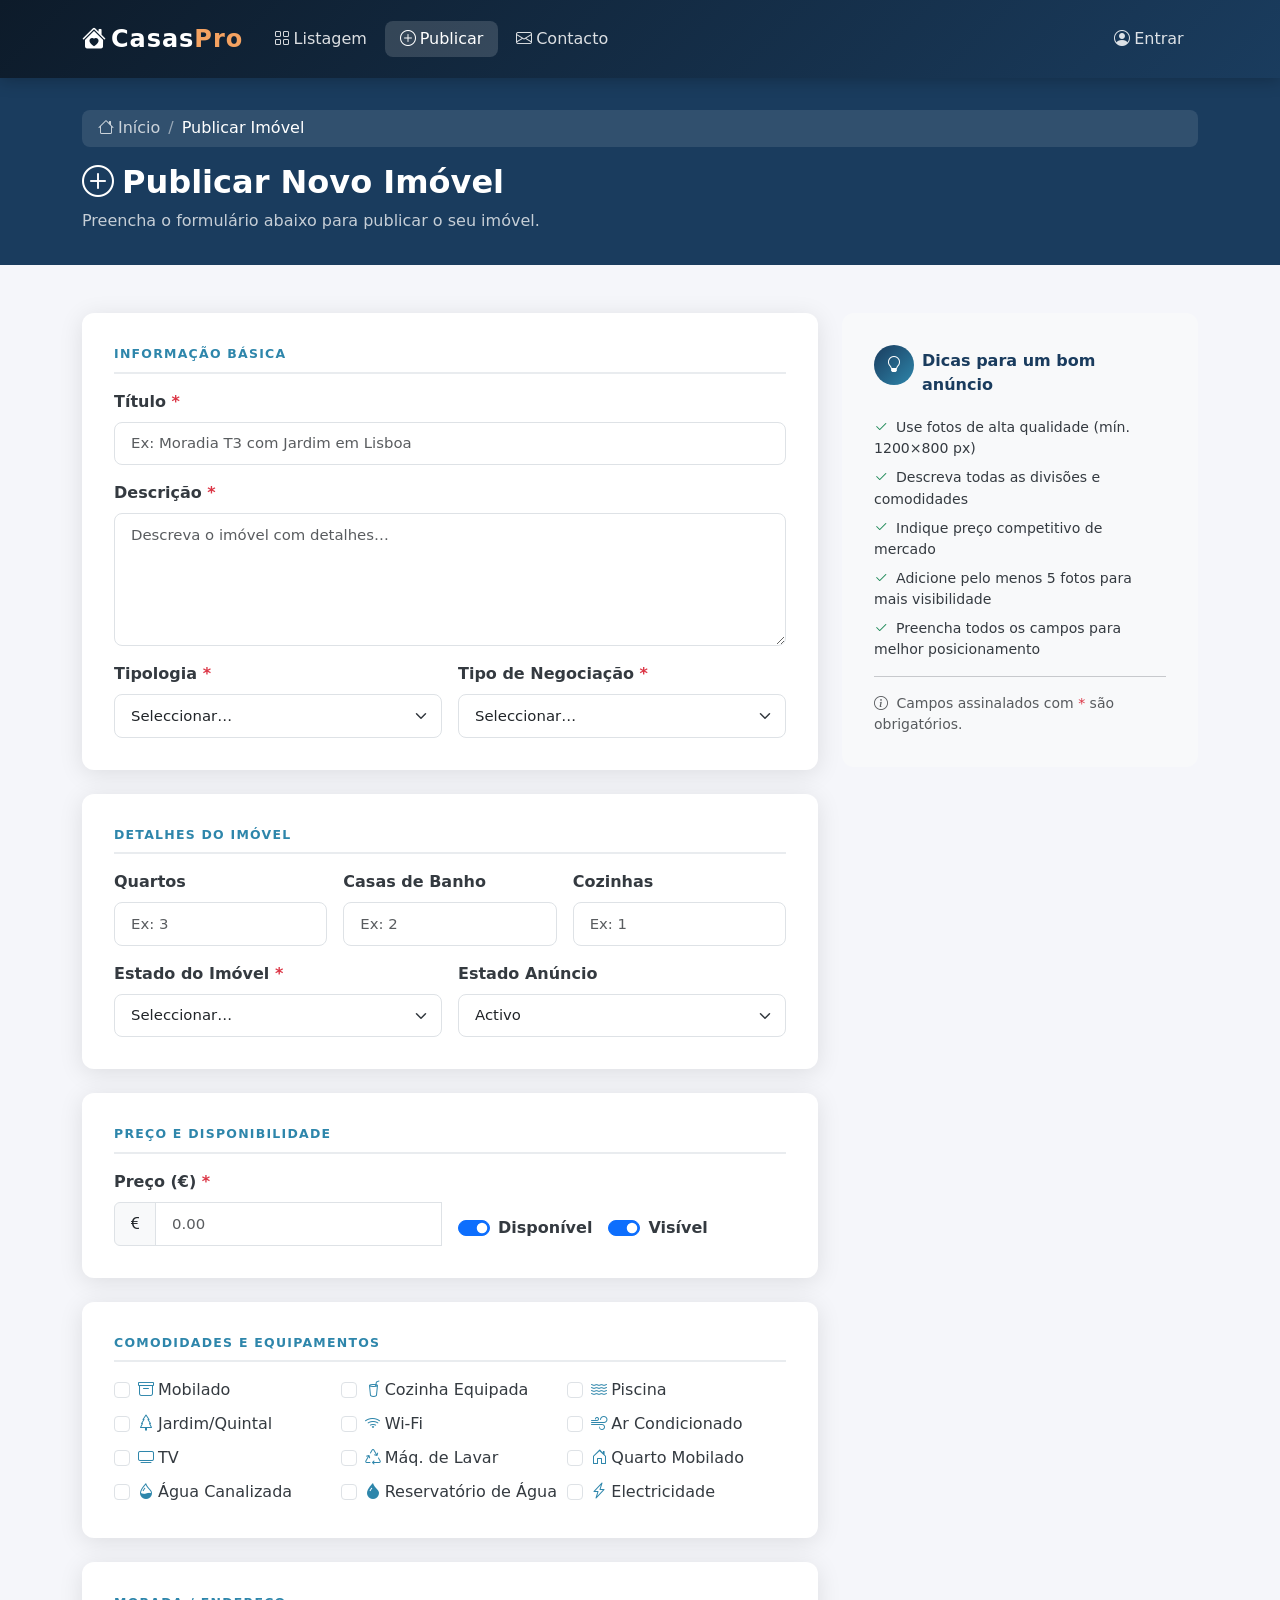
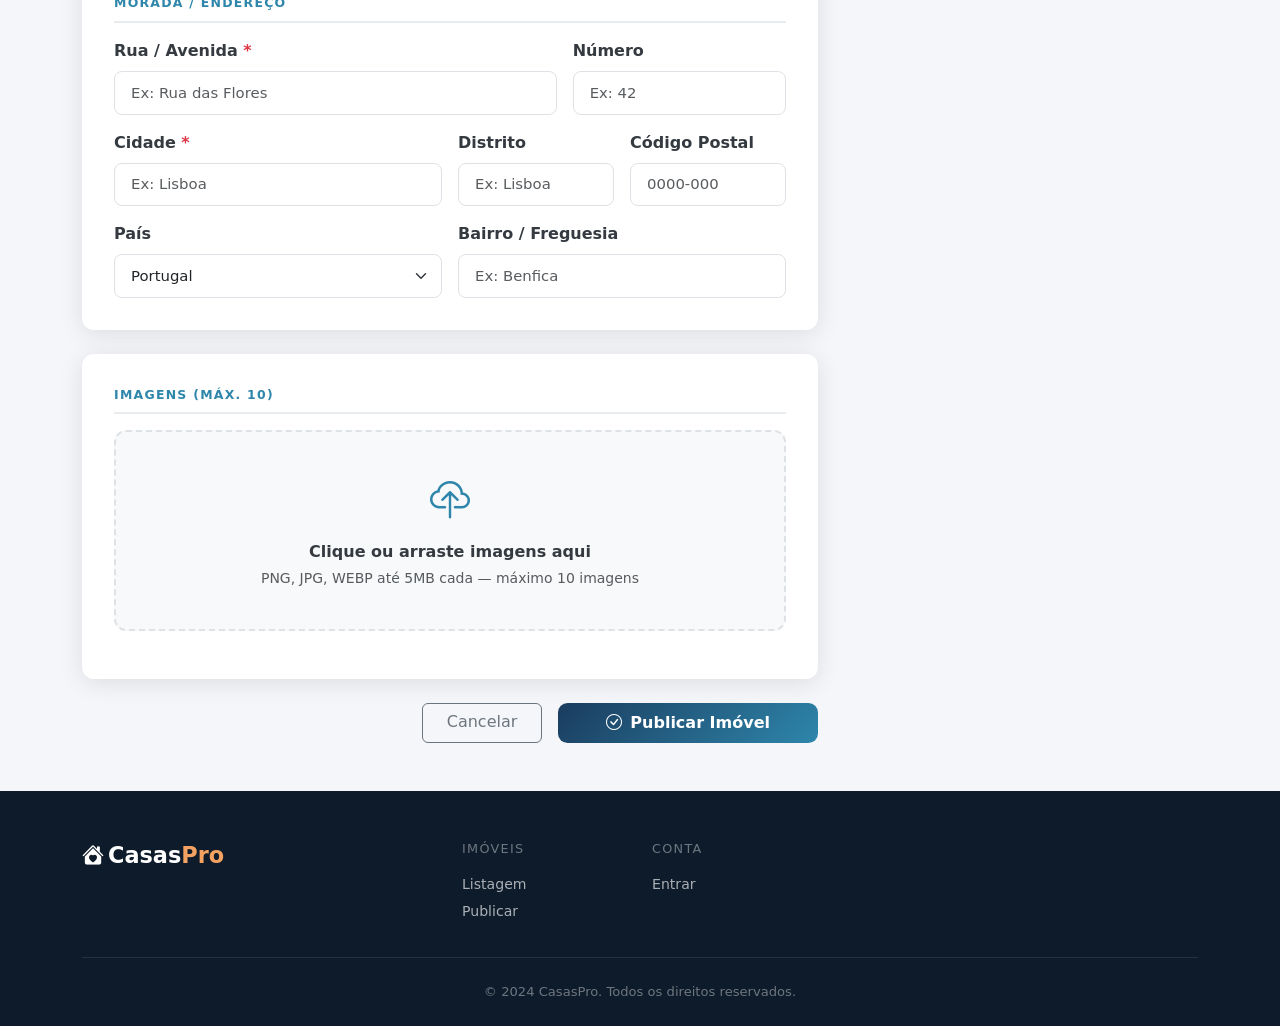
<file: pages/house/create.html>
<!DOCTYPE html>
<html lang="pt" data-bs-theme="light">
<head>
  <meta charset="UTF-8">
  <meta name="viewport" content="width=device-width, initial-scale=1.0">
  <title>CasasPro – Publicar Imóvel</title>
  <link href="https://cdn.jsdelivr.net/npm/bootstrap@5.3.3/dist/css/bootstrap.min.css" rel="stylesheet">
  <link href="https://cdn.jsdelivr.net/npm/bootstrap-icons@1.11.3/font/bootstrap-icons.min.css" rel="stylesheet">
  <link href="../../css/custom.css" rel="stylesheet">
</head>
<body>

<!-- NAVBAR -->
<nav class="navbar navbar-expand-lg navbar-main sticky-top">
  <div class="container">
    <a class="navbar-brand navbar-brand-logo" href="../../index.html">
      <i class="bi bi-house-heart-fill me-1"></i>Casas<span>Pro</span>
    </a>
    <button class="navbar-toggler border-0 text-white" type="button" data-bs-toggle="collapse" data-bs-target="#mainNav">
      <i class="bi bi-list fs-4"></i>
    </button>
    <div class="collapse navbar-collapse" id="mainNav">
      <ul class="navbar-nav me-auto mb-2 mb-lg-0 gap-1">
        <li class="nav-item"><a class="nav-link nav-link-custom" href="../../index.html"><i class="bi bi-grid me-1"></i>Listagem</a></li>
        <li class="nav-item"><a class="nav-link nav-link-custom active" href="create.html"><i class="bi bi-plus-circle me-1"></i>Publicar</a></li>
        <li class="nav-item"><a class="nav-link nav-link-custom" href="../contact.html"><i class="bi bi-envelope me-1"></i>Contacto</a></li>
      </ul>
      <div class="d-flex align-items-center gap-2">
        <a href="../auth/login.html" class="nav-link nav-link-custom"><i class="bi bi-person-circle me-1"></i>Entrar</a>
      </div>
    </div>
  </div>
</nav>

<!-- PAGE HEADER -->
<div class="detail-hero">
  <div class="container">
    <nav aria-label="breadcrumb">
      <ol class="breadcrumb breadcrumb-custom">
        <li class="breadcrumb-item"><a href="../../index.html"><i class="bi bi-house me-1"></i>Início</a></li>
        <li class="breadcrumb-item active">Publicar Imóvel</li>
      </ol>
    </nav>
    <h1 class="fs-2 mt-3"><i class="bi bi-plus-circle me-2"></i>Publicar Novo Imóvel</h1>
    <p class="opacity-75 mb-0">Preencha o formulário abaixo para publicar o seu imóvel.</p>
  </div>
</div>

<!-- FORM -->
<section class="py-5">
  <div class="container">
    <form id="createHouseForm" novalidate>
      <div class="row g-4">

        <!-- LEFT / MAIN FIELDS -->
        <div class="col-lg-8">

          <!-- Basic Info -->
          <div class="form-card mb-4">
            <div class="form-section-title">Informação Básica</div>
            <div class="mb-3">
              <label class="form-label fw-semibold">Título <span class="text-danger">*</span></label>
              <input type="text" class="form-control" name="title" placeholder="Ex: Moradia T3 com Jardim em Lisboa" required minlength="5">
              <div class="invalid-feedback">Campo Título não pode estar em branco.</div>
            </div>
            <div class="mb-3">
              <label class="form-label fw-semibold">Descrição <span class="text-danger">*</span></label>
              <textarea class="form-control" name="description" rows="5" placeholder="Descreva o imóvel com detalhes…" required minlength="20"></textarea>
              <div class="invalid-feedback">Campo Descrição não pode estar em branco.</div>
            </div>
            <div class="row g-3">
              <div class="col-md-6">
                <label class="form-label fw-semibold">Tipologia <span class="text-danger">*</span></label>
                <select class="form-select" name="tipology" required>
                  <option value="">Seleccionar…</option>
                  <option value="T0">T0</option>
                  <option value="T1">T1</option>
                  <option value="T2">T2</option>
                  <option value="T3">T3</option>
                  <option value="T4">T4</option>
                  <option value="T5">T5</option>
                  <option value="T6_PLUS">T6+</option>
                </select>
                <div class="invalid-feedback">Campo Tipologia não pode estar em branco.</div>
              </div>
              <div class="col-md-6">
                <label class="form-label fw-semibold">Tipo de Negociação <span class="text-danger">*</span></label>
                <select class="form-select" name="type_negotiation" required>
                  <option value="">Seleccionar…</option>
                  <option value="SALE">Venda</option>
                  <option value="RENT">Arrendamento</option>
                  <option value="RENT_SALE">Venda/Arrendamento</option>
                </select>
                <div class="invalid-feedback">Campo Tipo de Negociação não pode estar em branco.</div>
              </div>
            </div>
          </div>

          <!-- Details -->
          <div class="form-card mb-4">
            <div class="form-section-title">Detalhes do Imóvel</div>
            <div class="row g-3">
              <div class="col-md-4">
                <label class="form-label fw-semibold">Quartos</label>
                <input type="number" class="form-control" name="number_of_rooms" min="0" max="20" placeholder="Ex: 3">
              </div>
              <div class="col-md-4">
                <label class="form-label fw-semibold">Casas de Banho</label>
                <input type="number" class="form-control" name="bathroom" min="0" max="20" placeholder="Ex: 2">
              </div>
              <div class="col-md-4">
                <label class="form-label fw-semibold">Cozinhas</label>
                <input type="number" class="form-control" name="kitchen" min="0" max="5" placeholder="Ex: 1">
              </div>
              <div class="col-md-6">
                <label class="form-label fw-semibold">Estado do Imóvel <span class="text-danger">*</span></label>
                <select class="form-select" name="status_condition" required>
                  <option value="">Seleccionar…</option>
                  <option value="NEW">Novo</option>
                  <option value="RENOVATED">Renovado</option>
                  <option value="USED">Usado</option>
                  <option value="UNDER_CONSTRUCTION">Em Construção</option>
                </select>
                <div class="invalid-feedback">Campo Condição do Imóvel não pode estar em branco.</div>
              </div>
              <div class="col-md-6">
                <label class="form-label fw-semibold">Estado Anúncio</label>
                <select class="form-select" name="status_post">
                  <option value="ACTIVE">Activo</option>
                  <option value="INACTIVE">Inactivo</option>
                  <option value="SOLD">Vendido/Arrendado</option>
                </select>
              </div>
            </div>
          </div>

          <!-- Price & Availability -->
          <div class="form-card mb-4">
            <div class="form-section-title">Preço e Disponibilidade</div>
            <div class="row g-3">
              <div class="col-md-6">
                <label class="form-label fw-semibold">Preço (€) <span class="text-danger">*</span></label>
                <div class="input-group">
                  <span class="input-group-text"><i class="bi bi-currency-euro"></i></span>
                  <input type="number" class="form-control" name="price" step="0.01" min="0" placeholder="0.00" required>
                  <div class="invalid-feedback">Campo Preço não pode estar em branco.</div>
                </div>
              </div>
              <div class="col-md-6 d-flex align-items-end gap-3 flex-wrap pb-1">
                <div class="form-check form-switch">
                  <input class="form-check-input" type="checkbox" name="avaliable" id="avaliable" checked>
                  <label class="form-check-label fw-semibold" for="avaliable">Disponível</label>
                </div>
                <div class="form-check form-switch">
                  <input class="form-check-input" type="checkbox" name="visible" id="visible" checked>
                  <label class="form-check-label fw-semibold" for="visible">Visível</label>
                </div>
              </div>
            </div>
          </div>

          <!-- Amenities -->
          <div class="form-card mb-4">
            <div class="form-section-title">Comodidades e Equipamentos</div>
            <div class="row g-2">
              <div class="col-6 col-md-4">
                <div class="form-check">
                  <input class="form-check-input" type="checkbox" name="furnished" id="furnished">
                  <label class="form-check-label" for="furnished"><i class="bi bi-archive me-1 text-secondary-cp"></i>Mobilado</label>
                </div>
              </div>
              <div class="col-6 col-md-4">
                <div class="form-check">
                  <input class="form-check-input" type="checkbox" name="equipped_kitchen" id="equippedKitchen">
                  <label class="form-check-label" for="equippedKitchen"><i class="bi bi-cup-straw me-1 text-secondary-cp"></i>Cozinha Equipada</label>
                </div>
              </div>
              <div class="col-6 col-md-4">
                <div class="form-check">
                  <input class="form-check-input" type="checkbox" name="swimming_pool" id="swimmingPool">
                  <label class="form-check-label" for="swimmingPool"><i class="bi bi-water me-1 text-secondary-cp"></i>Piscina</label>
                </div>
              </div>
              <div class="col-6 col-md-4">
                <div class="form-check">
                  <input class="form-check-input" type="checkbox" name="backyard" id="backyard">
                  <label class="form-check-label" for="backyard"><i class="bi bi-tree me-1 text-secondary-cp"></i>Jardim/Quintal</label>
                </div>
              </div>
              <div class="col-6 col-md-4">
                <div class="form-check">
                  <input class="form-check-input" type="checkbox" name="wifi" id="wifi">
                  <label class="form-check-label" for="wifi"><i class="bi bi-wifi me-1 text-secondary-cp"></i>Wi-Fi</label>
                </div>
              </div>
              <div class="col-6 col-md-4">
                <div class="form-check">
                  <input class="form-check-input" type="checkbox" name="air_conditioning" id="airConditioning">
                  <label class="form-check-label" for="airConditioning"><i class="bi bi-wind me-1 text-secondary-cp"></i>Ar Condicionado</label>
                </div>
              </div>
              <div class="col-6 col-md-4">
                <div class="form-check">
                  <input class="form-check-input" type="checkbox" name="tv" id="tv">
                  <label class="form-check-label" for="tv"><i class="bi bi-tv me-1 text-secondary-cp"></i>TV</label>
                </div>
              </div>
              <div class="col-6 col-md-4">
                <div class="form-check">
                  <input class="form-check-input" type="checkbox" name="washing_machine" id="washingMachine">
                  <label class="form-check-label" for="washingMachine"><i class="bi bi-recycle me-1 text-secondary-cp"></i>Máq. de Lavar</label>
                </div>
              </div>
              <div class="col-6 col-md-4">
                <div class="form-check">
                  <input class="form-check-input" type="checkbox" name="furnished_room" id="furnishedRoom">
                  <label class="form-check-label" for="furnishedRoom"><i class="bi bi-house-door me-1 text-secondary-cp"></i>Quarto Mobilado</label>
                </div>
              </div>
              <div class="col-6 col-md-4">
                <div class="form-check">
                  <input class="form-check-input" type="checkbox" name="running_water" id="runningWater">
                  <label class="form-check-label" for="runningWater"><i class="bi bi-droplet-half me-1 text-secondary-cp"></i>Água Canalizada</label>
                </div>
              </div>
              <div class="col-6 col-md-4">
                <div class="form-check">
                  <input class="form-check-input" type="checkbox" name="water_tank" id="waterTank">
                  <label class="form-check-label" for="waterTank"><i class="bi bi-droplet-fill me-1 text-secondary-cp"></i>Reservatório de Água</label>
                </div>
              </div>
              <div class="col-6 col-md-4">
                <div class="form-check">
                  <input class="form-check-input" type="checkbox" name="electricity" id="electricity">
                  <label class="form-check-label" for="electricity"><i class="bi bi-lightning-charge me-1 text-secondary-cp"></i>Electricidade</label>
                </div>
              </div>
            </div>
          </div>

          <!-- Address -->
          <div class="form-card mb-4">
            <div class="form-section-title">Morada / Endereço</div>
            <div class="row g-3">
              <div class="col-md-8">
                <label class="form-label fw-semibold">Rua / Avenida <span class="text-danger">*</span></label>
                <input type="text" class="form-control" name="street" placeholder="Ex: Rua das Flores" required>
                <div class="invalid-feedback">Campo Endereço não pode estar em branco.</div>
              </div>
              <div class="col-md-4">
                <label class="form-label fw-semibold">Número</label>
                <input type="text" class="form-control" name="number" placeholder="Ex: 42">
              </div>
              <div class="col-md-6">
                <label class="form-label fw-semibold">Cidade <span class="text-danger">*</span></label>
                <input type="text" class="form-control" name="city" placeholder="Ex: Lisboa" required>
                <div class="invalid-feedback">Campo Cidade não pode estar em branco.</div>
              </div>
              <div class="col-md-3">
                <label class="form-label fw-semibold">Distrito</label>
                <input type="text" class="form-control" name="district" placeholder="Ex: Lisboa">
              </div>
              <div class="col-md-3">
                <label class="form-label fw-semibold">Código Postal</label>
                <input type="text" class="form-control" name="postal_code" placeholder="0000-000" pattern="\d{4}-\d{3}">
                <div class="invalid-feedback">Formato inválido (ex: 1000-001)</div>
              </div>
              <div class="col-md-6">
                <label class="form-label fw-semibold">País</label>
                <select class="form-select" name="country">
                  <option value="PT" selected>Portugal</option>
                  <option value="AO">Angola</option>
                  <option value="MZ">Moçambique</option>
                  <option value="BR">Brasil</option>
                  <option value="CV">Cabo Verde</option>
                  <option value="OTHER">Outro</option>
                </select>
              </div>
              <div class="col-md-6">
                <label class="form-label fw-semibold">Bairro / Freguesia</label>
                <input type="text" class="form-control" name="neighborhood" placeholder="Ex: Benfica">
              </div>
            </div>
          </div>

          <!-- Images Upload -->
          <div class="form-card mb-4">
            <div class="form-section-title">Imagens (máx. 10)</div>
            <div class="upload-zone" id="uploadZone">
              <i class="bi bi-cloud-upload d-block mb-2"></i>
              <div class="fw-semibold">Clique ou arraste imagens aqui</div>
              <div class="text-muted small mt-1">PNG, JPG, WEBP até 5MB cada — máximo 10 imagens</div>
              <input type="file" id="imageInput" multiple accept="image/*" class="d-none">
            </div>
            <div id="imagePreview" class="upload-preview-grid"></div>
          </div>

          <!-- Actions -->
          <div class="d-flex gap-3 justify-content-end flex-wrap">
            <a href="../../index.html" class="btn btn-outline-secondary px-4">Cancelar</a>
            <button type="submit" class="btn btn-primary-cp px-5 py-2 fw-bold">
              <i class="bi bi-check-circle me-2"></i>Publicar Imóvel
            </button>
          </div>
        </div>

        <!-- RIGHT: tips -->
        <div class="col-lg-4">
          <div class="form-card bg-light border-0 shadow-none position-sticky" style="top:5rem">
            <div class="d-flex align-items-center gap-2 mb-3">
              <div class="contact-icon" style="width:40px;height:40px;font-size:1rem;flex-shrink:0">
                <i class="bi bi-lightbulb"></i>
              </div>
              <div class="fw-bold text-primary-cp">Dicas para um bom anúncio</div>
            </div>
            <ul class="list-unstyled mb-0" style="font-size:.88rem">
              <li class="mb-2"><i class="bi bi-check2 text-success me-2"></i>Use fotos de alta qualidade (mín. 1200×800 px)</li>
              <li class="mb-2"><i class="bi bi-check2 text-success me-2"></i>Descreva todas as divisões e comodidades</li>
              <li class="mb-2"><i class="bi bi-check2 text-success me-2"></i>Indique preço competitivo de mercado</li>
              <li class="mb-2"><i class="bi bi-check2 text-success me-2"></i>Adicione pelo menos 5 fotos para mais visibilidade</li>
              <li class="mb-2"><i class="bi bi-check2 text-success me-2"></i>Preencha todos os campos para melhor posicionamento</li>
            </ul>
            <hr>
            <div class="small text-muted">
              <i class="bi bi-info-circle me-1"></i>
              Campos assinalados com <span class="text-danger">*</span> são obrigatórios.
            </div>
          </div>
        </div>

      </div>
    </form>
  </div>
</section>

<!-- FOOTER -->
<footer class="footer-main">
  <div class="container">
    <div class="row g-4">
      <div class="col-lg-4">
        <div class="footer-brand mb-2"><i class="bi bi-house-heart-fill me-1"></i>Casas<span>Pro</span></div>
      </div>
      <div class="col-6 col-lg-2">
        <div class="footer-title">Imóveis</div>
        <a href="../../index.html" class="footer-link">Listagem</a>
        <a href="create.html" class="footer-link">Publicar</a>
      </div>
      <div class="col-6 col-lg-2">
        <div class="footer-title">Conta</div>
        <a href="../auth/login.html" class="footer-link">Entrar</a>
      </div>
    </div>
    <div class="footer-bottom text-center">&copy; 2024 CasasPro. Todos os direitos reservados.</div>
  </div>
</footer>

<button id="backToTop" class="btn btn-primary-cp btn-sm position-fixed" style="bottom:1.5rem;right:1.5rem;opacity:0;z-index:999;border-radius:50%;width:42px;height:42px;transition:opacity .3s">
  <i class="bi bi-chevron-up"></i>
</button>
<div id="toastContainer" class="toast-container-cp"></div>

<script src="https://cdn.jsdelivr.net/npm/bootstrap@5.3.3/dist/js/bootstrap.bundle.min.js"></script>
<script src="../../js/app.js"></script>
</body>
</html>
</file>
<file: css/custom.css>
/* ============================================================
   CasasPro – Custom Styles
   Bootstrap 5.3 | Real-Estate Template
   ============================================================ */

/* ---------- Root variables ---------- */
:root {
  --cp-primary:   #1a3c5e;   /* deep navy */
  --cp-secondary: #2e86ab;   /* teal-blue  */
  --cp-accent:    #f4a261;   /* warm gold  */
  --cp-light:     #f8f9fa;
  --cp-dark:      #0d1b2a;
  --cp-text:      #343a40;
  --cp-border:    #dee2e6;
  --cp-radius:    .75rem;
  --cp-shadow:    0 4px 24px rgba(0,0,0,.10);
  --cp-shadow-lg: 0 8px 40px rgba(0,0,0,.15);
  --cp-transition: .3s ease;
}

/* ---------- Base ---------- */
body {
  font-family: 'Segoe UI', system-ui, -apple-system, sans-serif;
  color: var(--cp-text);
  background-color: #f5f6fa;
  scroll-behavior: smooth;
}

h1, h2, h3, h4, h5, h6 { font-weight: 700; }

a { text-decoration: none; color: inherit; }

img { object-fit: cover; }

/* ---------- Navbar ---------- */
.navbar-main {
  background: linear-gradient(135deg, var(--cp-dark) 0%, var(--cp-primary) 100%);
  box-shadow: 0 2px 16px rgba(0,0,0,.25);
  padding: 1rem 0;
}

.navbar-brand-logo {
  font-size: 1.5rem;
  font-weight: 800;
  letter-spacing: .04em;
  color: #fff !important;
}

.navbar-brand-logo span { color: var(--cp-accent); }

.nav-link-custom {
  color: rgba(255,255,255,.85) !important;
  font-weight: 500;
  padding: .4rem .9rem !important;
  border-radius: .5rem;
  transition: background var(--cp-transition), color var(--cp-transition);
}

.nav-link-custom:hover,
.nav-link-custom.active {
  background: rgba(255,255,255,.15);
  color: #fff !important;
}

.btn-nav-cta {
  background: var(--cp-accent);
  color: var(--cp-dark) !important;
  font-weight: 700;
  border-radius: 2rem;
  padding: .4rem 1.2rem !important;
  transition: transform var(--cp-transition), box-shadow var(--cp-transition);
}

.btn-nav-cta:hover {
  transform: translateY(-2px);
  box-shadow: 0 4px 14px rgba(244,162,97,.5);
  color: var(--cp-dark) !important;
}

/* ---------- Hero ---------- */
.hero {
  background: linear-gradient(135deg, var(--cp-primary) 0%, var(--cp-secondary) 100%);
  color: #fff;
  padding: 6rem 0 5rem;
  position: relative;
  overflow: hidden;
}

.hero::before {
  content: '';
  position: absolute;
  inset: 0;
  background: url("data:image/svg+xml,%3Csvg width='60' height='60' viewBox='0 0 60 60' xmlns='http://www.w3.org/2000/svg'%3E%3Cg fill='none' fill-rule='evenodd'%3E%3Cg fill='%23ffffff' fill-opacity='0.04'%3E%3Cpath d='M36 34v-4h-2v4h-4v2h4v4h2v-4h4v-2h-4zm0-30V0h-2v4h-4v2h4v4h2V6h4V4h-4zM6 34v-4H4v4H0v2h4v4h2v-4h4v-2H6zM6 4V0H4v4H0v2h4v4h2V6h4V4H6z'/%3E%3C/g%3E%3C/g%3E%3C/svg%3E");
}

.hero-title { font-size: clamp(2rem, 5vw, 3.5rem); font-weight: 800; line-height: 1.2; }
.hero-subtitle { font-size: 1.15rem; opacity: .9; }

.hero-search {
  background: rgba(255,255,255,.12);
  border-radius: 1rem;
  padding: 1.5rem;
  backdrop-filter: blur(8px);
}

.hero-search .form-control,
.hero-search .form-select {
  background: rgba(255,255,255,.95);
  border: none;
  border-radius: .5rem;
  padding: .7rem 1rem;
  font-size: .95rem;
}

.hero-search .form-control:focus,
.hero-search .form-select:focus {
  box-shadow: 0 0 0 3px rgba(244,162,97,.45);
  background: #fff;
}

/* ---------- Stats bar ---------- */
.stats-bar {
  background: #fff;
  box-shadow: var(--cp-shadow);
  border-radius: var(--cp-radius);
  margin-top: -2.5rem;
  position: relative;
  z-index: 10;
}

.stat-item { border-right: 1px solid var(--cp-border); }
.stat-item:last-child { border-right: none; }
.stat-number { font-size: 1.75rem; font-weight: 800; color: var(--cp-primary); }
.stat-label { font-size: .8rem; color: #6c757d; text-transform: uppercase; letter-spacing: .05em; }

/* ---------- Section titles ---------- */
.section-title { font-size: 1.9rem; color: var(--cp-primary); }
.section-badge {
  display: inline-block;
  background: rgba(244,162,97,.15);
  color: var(--cp-accent);
  font-size: .78rem;
  font-weight: 700;
  letter-spacing: .1em;
  text-transform: uppercase;
  padding: .25rem .75rem;
  border-radius: 2rem;
  margin-bottom: .5rem;
}

/* ---------- House card ---------- */
.house-card {
  background: #fff;
  border-radius: var(--cp-radius);
  box-shadow: var(--cp-shadow);
  overflow: hidden;
  transition: transform var(--cp-transition), box-shadow var(--cp-transition);
  height: 100%;
  display: flex;
  flex-direction: column;
}

.house-card:hover {
  transform: translateY(-6px);
  box-shadow: var(--cp-shadow-lg);
}

.house-card-img-wrapper {
  position: relative;
  overflow: hidden;
  height: 220px;
}

.house-card-img-wrapper img {
  width: 100%;
  height: 100%;
  object-fit: cover;
  transition: transform .5s ease;
}

.house-card:hover .house-card-img-wrapper img { transform: scale(1.06); }

.house-card-badge {
  position: absolute;
  top: .75rem;
  left: .75rem;
  font-size: .72rem;
  font-weight: 700;
  letter-spacing: .05em;
  text-transform: uppercase;
  padding: .3rem .7rem;
  border-radius: 2rem;
}

.badge-rent  { background: var(--cp-secondary); color: #fff; }
.badge-sell  { background: var(--cp-accent);    color: var(--cp-dark); }
.badge-new   { background: #28a745;             color: #fff; }

.house-card-wishlist {
  position: absolute;
  top: .75rem;
  right: .75rem;
  width: 36px;
  height: 36px;
  background: rgba(255,255,255,.9);
  border-radius: 50%;
  display: flex;
  align-items: center;
  justify-content: center;
  cursor: pointer;
  transition: background var(--cp-transition), color var(--cp-transition);
}

.house-card-wishlist:hover { background: #fff; color: #dc3545; }

.house-card-body { padding: 1.2rem; flex: 1; display: flex; flex-direction: column; }

.house-card-price {
  font-size: 1.4rem;
  font-weight: 800;
  color: var(--cp-primary);
}

.house-card-title {
  font-size: 1rem;
  font-weight: 600;
  color: var(--cp-text);
  margin: .25rem 0 .5rem;
  display: -webkit-box;
  -webkit-line-clamp: 2;
  -webkit-box-orient: vertical;
  overflow: hidden;
}

.house-card-location {
  font-size: .82rem;
  color: #6c757d;
}

.house-card-divider { border-top: 1px solid var(--cp-border); margin: .8rem 0; }

.house-card-feature {
  display: flex;
  align-items: center;
  gap: .3rem;
  font-size: .82rem;
  color: #6c757d;
}

.house-card-feature i { font-size: 1rem; color: var(--cp-secondary); }

.house-card-footer {
  padding: .75rem 1.2rem;
  background: #f8f9fa;
  border-top: 1px solid var(--cp-border);
  display: flex;
  align-items: center;
  justify-content: space-between;
  font-size: .82rem;
}

/* ---------- Filter sidebar ---------- */
.filter-card {
  background: #fff;
  border-radius: var(--cp-radius);
  box-shadow: var(--cp-shadow);
  padding: 1.5rem;
  position: sticky;
  top: 1.5rem;
}

.filter-title {
  font-size: 1.1rem;
  font-weight: 700;
  color: var(--cp-primary);
  margin-bottom: 1.25rem;
  padding-bottom: .75rem;
  border-bottom: 2px solid var(--cp-border);
}

.filter-section-title {
  font-size: .78rem;
  font-weight: 700;
  text-transform: uppercase;
  letter-spacing: .08em;
  color: #6c757d;
  margin-bottom: .6rem;
}

/* ---------- House detail / show ---------- */
.detail-hero {
  background: var(--cp-primary);
  padding: 2rem 0;
  color: #fff;
}

.photo-main {
  border-radius: var(--cp-radius);
  overflow: hidden;
  box-shadow: var(--cp-shadow-lg);
}

.photo-main img { width: 100%; height: 420px; object-fit: cover; }

.photo-thumb-grid {
  display: grid;
  grid-template-columns: repeat(4, 1fr);
  gap: .5rem;
  margin-top: .5rem;
}

.photo-thumb {
  position: relative;
  border-radius: .5rem;
  overflow: hidden;
  cursor: pointer;
}

.photo-thumb img {
  width: 100%;
  height: 90px;
  object-fit: cover;
  transition: opacity var(--cp-transition);
}

.photo-thumb:hover img { opacity: .8; }

.photo-thumb-overlay {
  position: absolute;
  inset: 0;
  background: rgba(0,0,0,.45);
  display: flex;
  align-items: center;
  justify-content: center;
  color: #fff;
  font-weight: 700;
  font-size: 1.1rem;
}

.info-card {
  background: #fff;
  border-radius: var(--cp-radius);
  box-shadow: var(--cp-shadow);
  padding: 1.75rem;
}

.info-card + .info-card { margin-top: 1.25rem; }

.info-card-title {
  font-size: 1.05rem;
  font-weight: 700;
  color: var(--cp-primary);
  margin-bottom: 1.1rem;
  padding-bottom: .6rem;
  border-bottom: 2px solid var(--cp-border);
}

.feature-pill {
  display: inline-flex;
  align-items: center;
  gap: .4rem;
  background: #f0f4f8;
  color: var(--cp-primary);
  border-radius: 2rem;
  padding: .35rem .9rem;
  font-size: .82rem;
  font-weight: 500;
  margin: .25rem;
}

.feature-pill i { color: var(--cp-secondary); font-size: .95rem; }

.price-box {
  background: linear-gradient(135deg, var(--cp-primary), var(--cp-secondary));
  border-radius: var(--cp-radius);
  padding: 1.5rem 1.75rem;
  color: #fff;
}

.price-label { font-size: .85rem; opacity: .8; }
.price-value { font-size: 2.2rem; font-weight: 800; }

.agent-card {
  background: #fff;
  border-radius: var(--cp-radius);
  box-shadow: var(--cp-shadow);
  padding: 1.5rem;
}

.agent-avatar {
  width: 64px;
  height: 64px;
  border-radius: 50%;
  object-fit: cover;
  border: 3px solid var(--cp-secondary);
}

/* ---------- Gallery ---------- */
.gallery-grid {
  columns: 3;
  column-gap: 1rem;
}

.gallery-item {
  break-inside: avoid;
  margin-bottom: 1rem;
  border-radius: var(--cp-radius);
  overflow: hidden;
  position: relative;
  cursor: pointer;
}

.gallery-item img {
  width: 100%;
  display: block;
  transition: transform .4s ease;
}

.gallery-item:hover img { transform: scale(1.05); }

.gallery-item-overlay {
  position: absolute;
  inset: 0;
  background: linear-gradient(to top, rgba(13,27,42,.7) 0%, transparent 60%);
  opacity: 0;
  transition: opacity var(--cp-transition);
  display: flex;
  align-items: flex-end;
  padding: 1rem;
  color: #fff;
}

.gallery-item:hover .gallery-item-overlay { opacity: 1; }

@media (max-width: 768px) {
  .gallery-grid { columns: 2; }
}

@media (max-width: 480px) {
  .gallery-grid { columns: 1; }
}

/* ---------- Forms ---------- */
.form-section-title {
  font-size: .78rem;
  font-weight: 700;
  text-transform: uppercase;
  letter-spacing: .1em;
  color: var(--cp-secondary);
  margin-bottom: 1rem;
  padding-bottom: .5rem;
  border-bottom: 2px solid #e9ecef;
}

.form-card {
  background: #fff;
  border-radius: var(--cp-radius);
  box-shadow: var(--cp-shadow);
  padding: 2rem;
}

.form-control, .form-select {
  border-radius: .5rem;
  border: 1.5px solid var(--cp-border);
  padding: .6rem 1rem;
  font-size: .93rem;
  transition: border-color var(--cp-transition), box-shadow var(--cp-transition);
}

.form-control:focus, .form-select:focus {
  border-color: var(--cp-secondary);
  box-shadow: 0 0 0 3px rgba(46,134,171,.2);
}

/* image upload zone */
.upload-zone {
  border: 2px dashed var(--cp-border);
  border-radius: var(--cp-radius);
  padding: 2.5rem;
  text-align: center;
  background: #f8f9fa;
  cursor: pointer;
  transition: border-color var(--cp-transition), background var(--cp-transition);
}

.upload-zone:hover,
.upload-zone.dragover {
  border-color: var(--cp-secondary);
  background: rgba(46,134,171,.05);
}

.upload-zone i { font-size: 2.5rem; color: var(--cp-secondary); }

.upload-preview-grid {
  display: grid;
  grid-template-columns: repeat(auto-fill, minmax(100px, 1fr));
  gap: .5rem;
  margin-top: 1rem;
}

.upload-preview-item {
  position: relative;
  border-radius: .5rem;
  overflow: hidden;
  aspect-ratio: 1;
}

.upload-preview-item img { width: 100%; height: 100%; object-fit: cover; }

.upload-preview-remove {
  position: absolute;
  top: .25rem;
  right: .25rem;
  width: 22px;
  height: 22px;
  background: rgba(220,53,69,.85);
  color: #fff;
  border: none;
  border-radius: 50%;
  font-size: .65rem;
  display: flex;
  align-items: center;
  justify-content: center;
  cursor: pointer;
}

/* ---------- Auth pages ---------- */
.auth-wrapper {
  min-height: 100vh;
  background: linear-gradient(135deg, var(--cp-dark) 0%, var(--cp-primary) 60%, var(--cp-secondary) 100%);
  display: flex;
  align-items: center;
  justify-content: center;
  padding: 2rem 1rem;
  position: relative;
  overflow: hidden;
}

.auth-wrapper::before {
  content: '';
  position: absolute;
  width: 600px;
  height: 600px;
  border-radius: 50%;
  background: rgba(255,255,255,.04);
  top: -200px;
  right: -200px;
}

.auth-wrapper::after {
  content: '';
  position: absolute;
  width: 400px;
  height: 400px;
  border-radius: 50%;
  background: rgba(255,255,255,.04);
  bottom: -150px;
  left: -100px;
}

.auth-card {
  background: #fff;
  border-radius: 1.25rem;
  box-shadow: 0 20px 60px rgba(0,0,0,.25);
  padding: 2.5rem 2rem;
  width: 100%;
  max-width: 440px;
  position: relative;
  z-index: 1;
}

.auth-logo { font-size: 1.6rem; font-weight: 800; color: var(--cp-primary); text-align: center; }
.auth-logo span { color: var(--cp-accent); }
.auth-title { font-size: 1.5rem; font-weight: 700; color: var(--cp-primary); }
.auth-subtitle { font-size: .9rem; color: #6c757d; }

.btn-auth {
  background: linear-gradient(135deg, var(--cp-primary), var(--cp-secondary));
  color: #fff;
  border: none;
  border-radius: .6rem;
  padding: .75rem;
  font-weight: 700;
  font-size: 1rem;
  width: 100%;
  transition: opacity var(--cp-transition), transform var(--cp-transition);
}

.btn-auth:hover {
  opacity: .92;
  transform: translateY(-1px);
  color: #fff;
}

/* ---------- Contact ---------- */
.contact-hero {
  background: linear-gradient(135deg, var(--cp-primary), var(--cp-secondary));
  color: #fff;
  padding: 4rem 0;
}

.contact-info-card {
  background: #fff;
  border-radius: var(--cp-radius);
  box-shadow: var(--cp-shadow);
  padding: 1.5rem;
  height: 100%;
  transition: transform var(--cp-transition), box-shadow var(--cp-transition);
}

.contact-info-card:hover {
  transform: translateY(-4px);
  box-shadow: var(--cp-shadow-lg);
}

.contact-icon {
  width: 56px;
  height: 56px;
  border-radius: 50%;
  background: linear-gradient(135deg, var(--cp-primary), var(--cp-secondary));
  display: flex;
  align-items: center;
  justify-content: center;
  color: #fff;
  font-size: 1.4rem;
  margin-bottom: 1rem;
}

.map-placeholder {
  background: linear-gradient(135deg, #e9ecef, #dee2e6);
  border-radius: var(--cp-radius);
  height: 350px;
  display: flex;
  align-items: center;
  justify-content: center;
  color: #6c757d;
  font-size: 1rem;
}

/* ---------- Footer ---------- */
.footer-main {
  background: var(--cp-dark);
  color: rgba(255,255,255,.75);
  padding: 3rem 0 1.5rem;
}

.footer-brand { font-size: 1.4rem; font-weight: 800; color: #fff; }
.footer-brand span { color: var(--cp-accent); }

.footer-link {
  display: block;
  color: rgba(255,255,255,.65);
  font-size: .88rem;
  padding: .2rem 0;
  transition: color var(--cp-transition), padding-left var(--cp-transition);
}

.footer-link:hover { color: var(--cp-accent); padding-left: .3rem; }

.footer-title {
  font-size: .8rem;
  text-transform: uppercase;
  letter-spacing: .1em;
  color: rgba(255,255,255,.4);
  margin-bottom: .75rem;
}

.footer-bottom {
  border-top: 1px solid rgba(255,255,255,.1);
  padding-top: 1.5rem;
  margin-top: 2rem;
  font-size: .82rem;
  color: rgba(255,255,255,.4);
}

.social-btn {
  width: 38px;
  height: 38px;
  border-radius: 50%;
  background: rgba(255,255,255,.1);
  color: rgba(255,255,255,.8);
  display: inline-flex;
  align-items: center;
  justify-content: center;
  transition: background var(--cp-transition), color var(--cp-transition);
  font-size: .95rem;
}

.social-btn:hover { background: var(--cp-accent); color: var(--cp-dark); }

/* ---------- Buttons ---------- */
.btn-primary-cp {
  background: linear-gradient(135deg, var(--cp-primary), var(--cp-secondary));
  color: #fff;
  border: none;
  border-radius: .6rem;
  font-weight: 600;
  transition: opacity var(--cp-transition), transform var(--cp-transition), box-shadow var(--cp-transition);
}

.btn-primary-cp:hover {
  opacity: .9;
  transform: translateY(-2px);
  box-shadow: 0 6px 20px rgba(26,60,94,.3);
  color: #fff;
}

.btn-accent-cp {
  background: var(--cp-accent);
  color: var(--cp-dark);
  border: none;
  border-radius: .6rem;
  font-weight: 700;
  transition: opacity var(--cp-transition), transform var(--cp-transition);
}

.btn-accent-cp:hover {
  opacity: .9;
  transform: translateY(-2px);
  color: var(--cp-dark);
}

.btn-outline-cp {
  border: 2px solid var(--cp-primary);
  color: var(--cp-primary);
  border-radius: .6rem;
  font-weight: 600;
  background: transparent;
  transition: background var(--cp-transition), color var(--cp-transition);
}

.btn-outline-cp:hover {
  background: var(--cp-primary);
  color: #fff;
}

/* ---------- Pagination ---------- */
.page-item .page-link {
  border-radius: .5rem !important;
  margin: 0 .15rem;
  color: var(--cp-primary);
  border-color: var(--cp-border);
  font-weight: 500;
}

.page-item.active .page-link {
  background: var(--cp-primary);
  border-color: var(--cp-primary);
}

.page-item .page-link:hover { background: var(--cp-secondary); color: #fff; border-color: var(--cp-secondary); }

/* ---------- Badges / Status ---------- */
.badge-available { background-color: #d1fae5; color: #065f46; }
.badge-unavailable { background-color: #fee2e2; color: #991b1b; }
.badge-status { font-size: .75rem; font-weight: 600; border-radius: .4rem; padding: .3rem .65rem; }

/* ---------- Breadcrumb ---------- */
.breadcrumb-custom { background: rgba(255,255,255,.1); border-radius: .5rem; padding: .4rem 1rem; }
.breadcrumb-custom .breadcrumb-item a { color: rgba(255,255,255,.75); }
.breadcrumb-custom .breadcrumb-item.active { color: #fff; }
.breadcrumb-custom .breadcrumb-item + .breadcrumb-item::before { color: rgba(255,255,255,.5); }

/* ---------- Utilities ---------- */
.bg-primary-cp { background: var(--cp-primary) !important; }
.bg-secondary-cp { background: var(--cp-secondary) !important; }
.text-primary-cp { color: var(--cp-primary) !important; }
.text-secondary-cp { color: var(--cp-secondary) !important; }
.text-accent-cp { color: var(--cp-accent) !important; }
.rounded-cp { border-radius: var(--cp-radius) !important; }
.shadow-cp { box-shadow: var(--cp-shadow) !important; }

/* spinner overlay */
.loading-overlay {
  position: fixed;
  inset: 0;
  background: rgba(255,255,255,.85);
  display: flex;
  align-items: center;
  justify-content: center;
  z-index: 9999;
}

/* toast notification */
.toast-container-cp {
  position: fixed;
  bottom: 1.5rem;
  right: 1.5rem;
  z-index: 9999;
}

/* ---------- Animations ---------- */
@keyframes fadeInUp {
  from { opacity: 0; transform: translateY(24px); }
  to   { opacity: 1; transform: translateY(0);    }
}

.animate-fade-up {
  animation: fadeInUp .5s ease forwards;
  opacity: 0;
}

.animate-delay-1 { animation-delay: .1s; }
.animate-delay-2 { animation-delay: .2s; }
.animate-delay-3 { animation-delay: .3s; }
.animate-delay-4 { animation-delay: .4s; }
</file>
